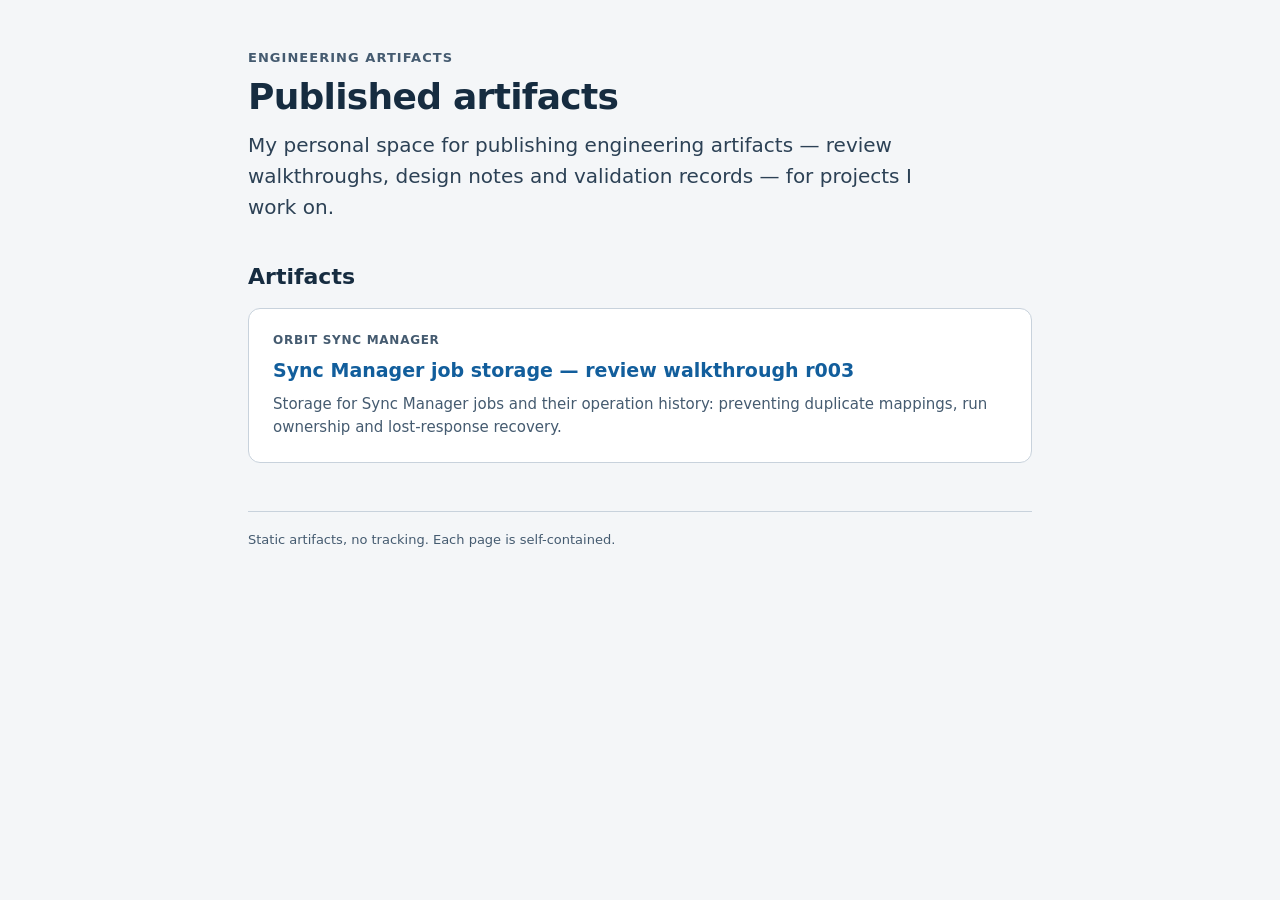
<file: index.html>
<!doctype html>
<html lang="en">
  <head>
    <meta charset="utf-8" />
    <meta name="viewport" content="width=device-width,initial-scale=1" />
    <title>Engineering artifacts</title>
    <link rel="stylesheet" href="styles.css" />
    <style>
      main {
        max-width: 840px;
        margin: auto;
        padding: 48px 28px;
      }
      h1 {
        margin: 0 0 12px;
      }
      .lead {
        max-width: 680px;
        color: #2c4155;
        margin: 0 0 40px;
      }
      .eyebrow {
        margin-bottom: 8px;
      }
      h2 {
        font-size: 22px;
        line-height: 1.25;
        margin: 0 0 18px;
      }
      ul.artifacts {
        list-style: none;
        padding: 0;
        margin: 0;
        display: grid;
        gap: 16px;
      }
      .card {
        border: 1px solid #c8d2dc;
        border-radius: 12px;
        background: white;
        padding: 22px 24px;
        transition:
          border-color 0.15s,
          box-shadow 0.15s;
      }
      .card:hover {
        border-color: #125e9c;
        box-shadow: 0 2px 10px rgba(18, 94, 156, 0.12);
      }
      .card a {
        color: #125e9c;
        text-decoration: none;
        font-size: 19px;
        font-weight: 650;
        text-underline-offset: 3px;
      }
      .card a:hover {
        text-decoration: underline;
        text-decoration-thickness: 2px;
      }
      .card a:focus-visible {
        outline: 3px solid #8b3800;
        outline-offset: 4px;
        border-radius: 2px;
      }
      .card p {
        margin: 8px 0 0;
        font-size: 15px;
        color: #455b70;
      }
      .project {
        font-size: 12px;
        color: #455b70;
        text-transform: uppercase;
        letter-spacing: 0.06em;
        font-weight: 700;
        margin-bottom: 6px;
      }
      footer {
        margin-top: 48px;
        font-size: 13px;
        color: #455b70;
        border-top: 1px solid #c8d2dc;
        padding-top: 18px;
      }
      @media (max-width: 640px) {
        main {
          padding: 32px 16px;
        }
        h1 {
          font-size: 29px;
        }
        .lead {
          font-size: 18px;
        }
      }
    </style>
  </head>
  <body>
    <main>
      <div class="eyebrow">Engineering artifacts</div>
      <h1>Published artifacts</h1>
      <p class="lead">
        My personal space for publishing engineering artifacts &mdash; review walkthroughs, design notes and validation
        records &mdash; for projects I work on.
      </p>

      <h2>Artifacts</h2>
      <ul class="artifacts">
        <li class="card">
          <div class="project">Orbit Sync Manager</div>
          <a href="orbit/sync-manager-job-persistence-foundation/walkthrough-r003.html">Sync Manager job storage &mdash; review walkthrough r003</a>
          <p>
            Storage for Sync Manager jobs and their operation history: preventing duplicate mappings, run ownership and
            lost-response recovery.
          </p>
        </li>
      </ul>

      <footer>Static artifacts, no tracking. Each page is self-contained.</footer>
    </main>
  </body>
</html>
</file>
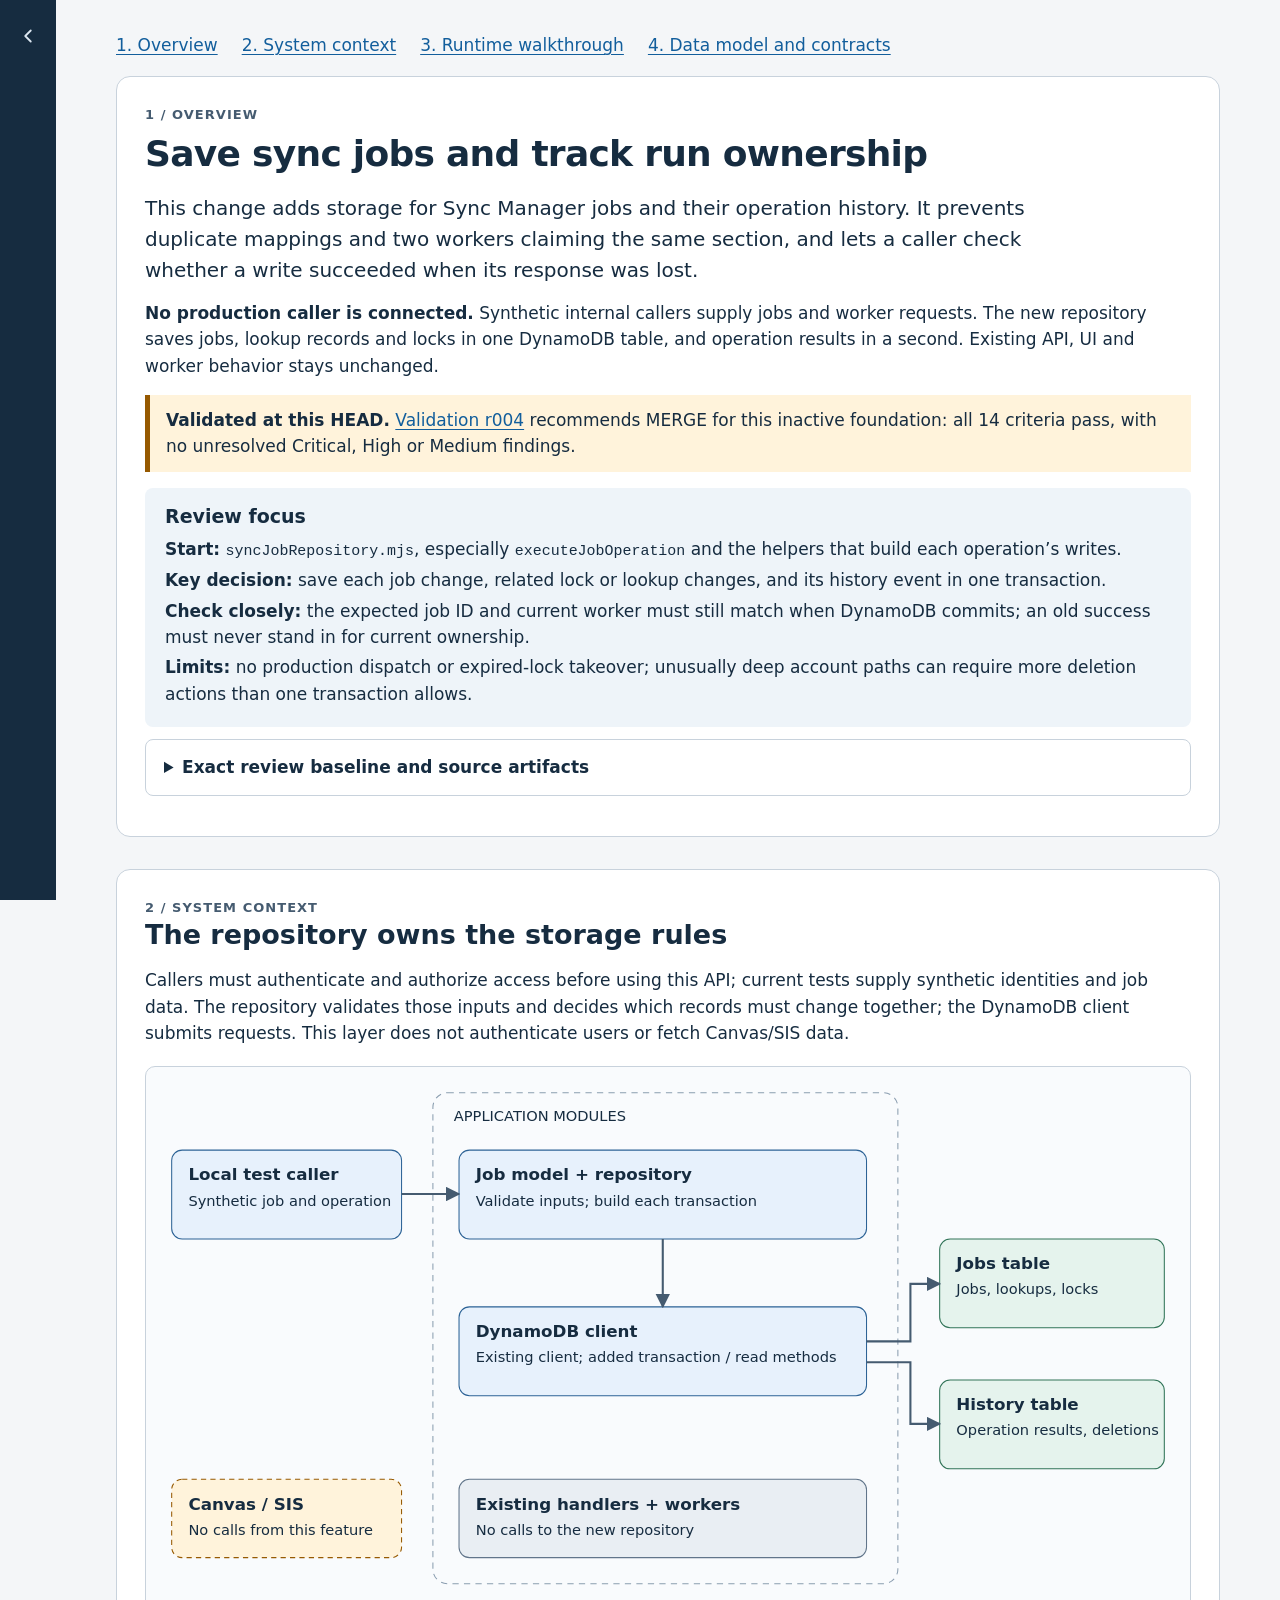
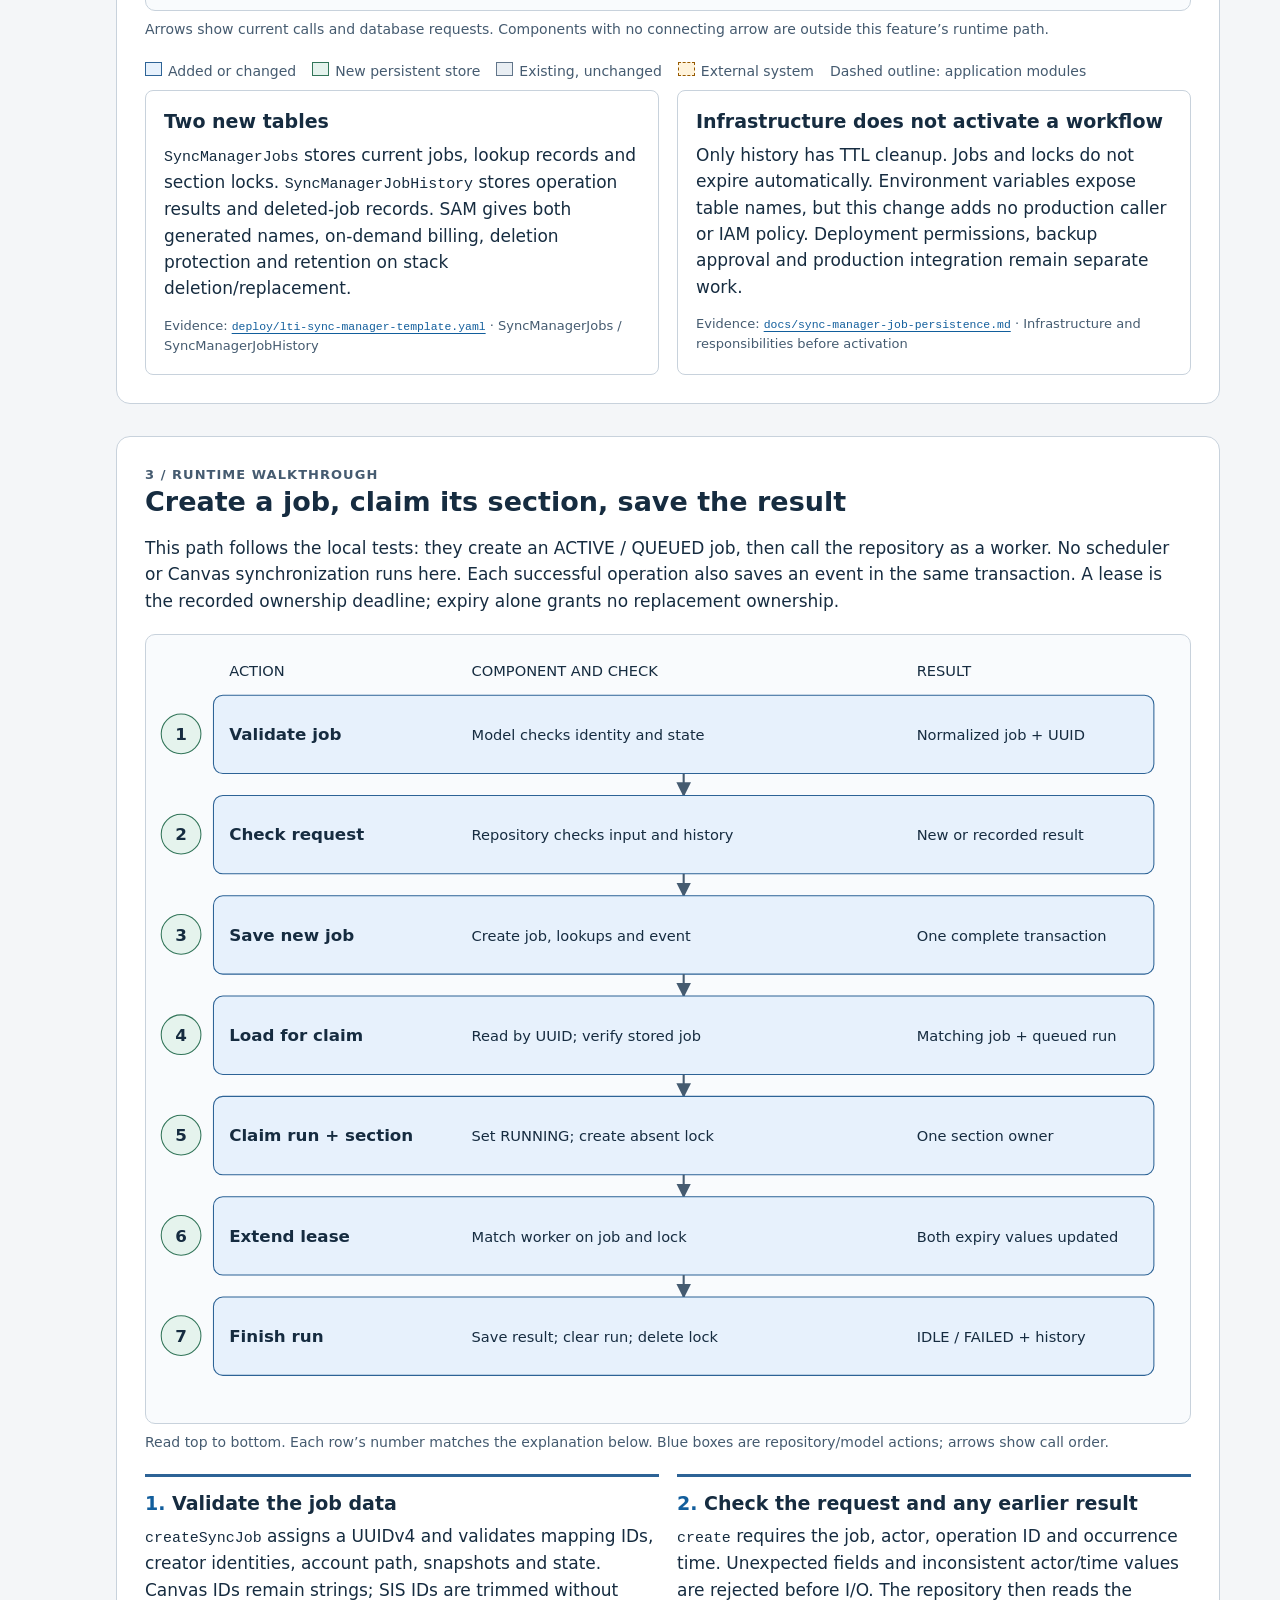
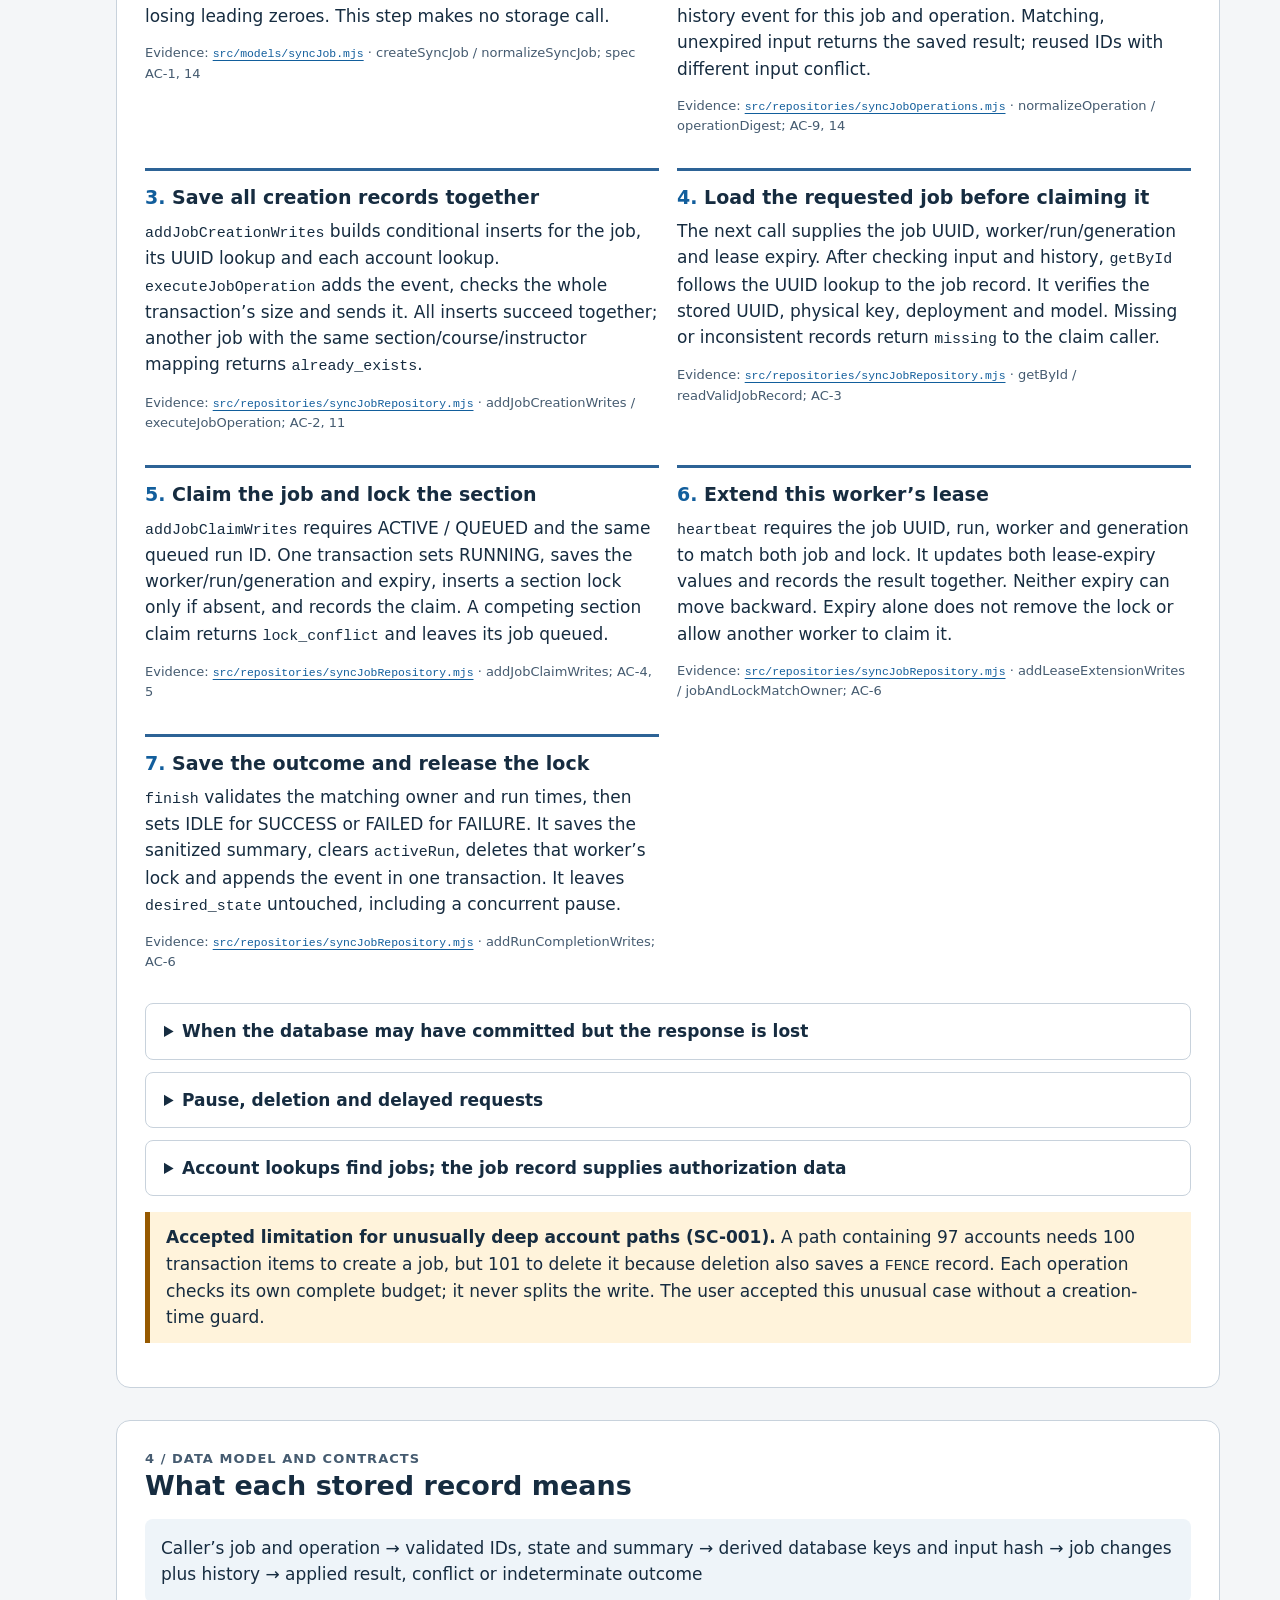
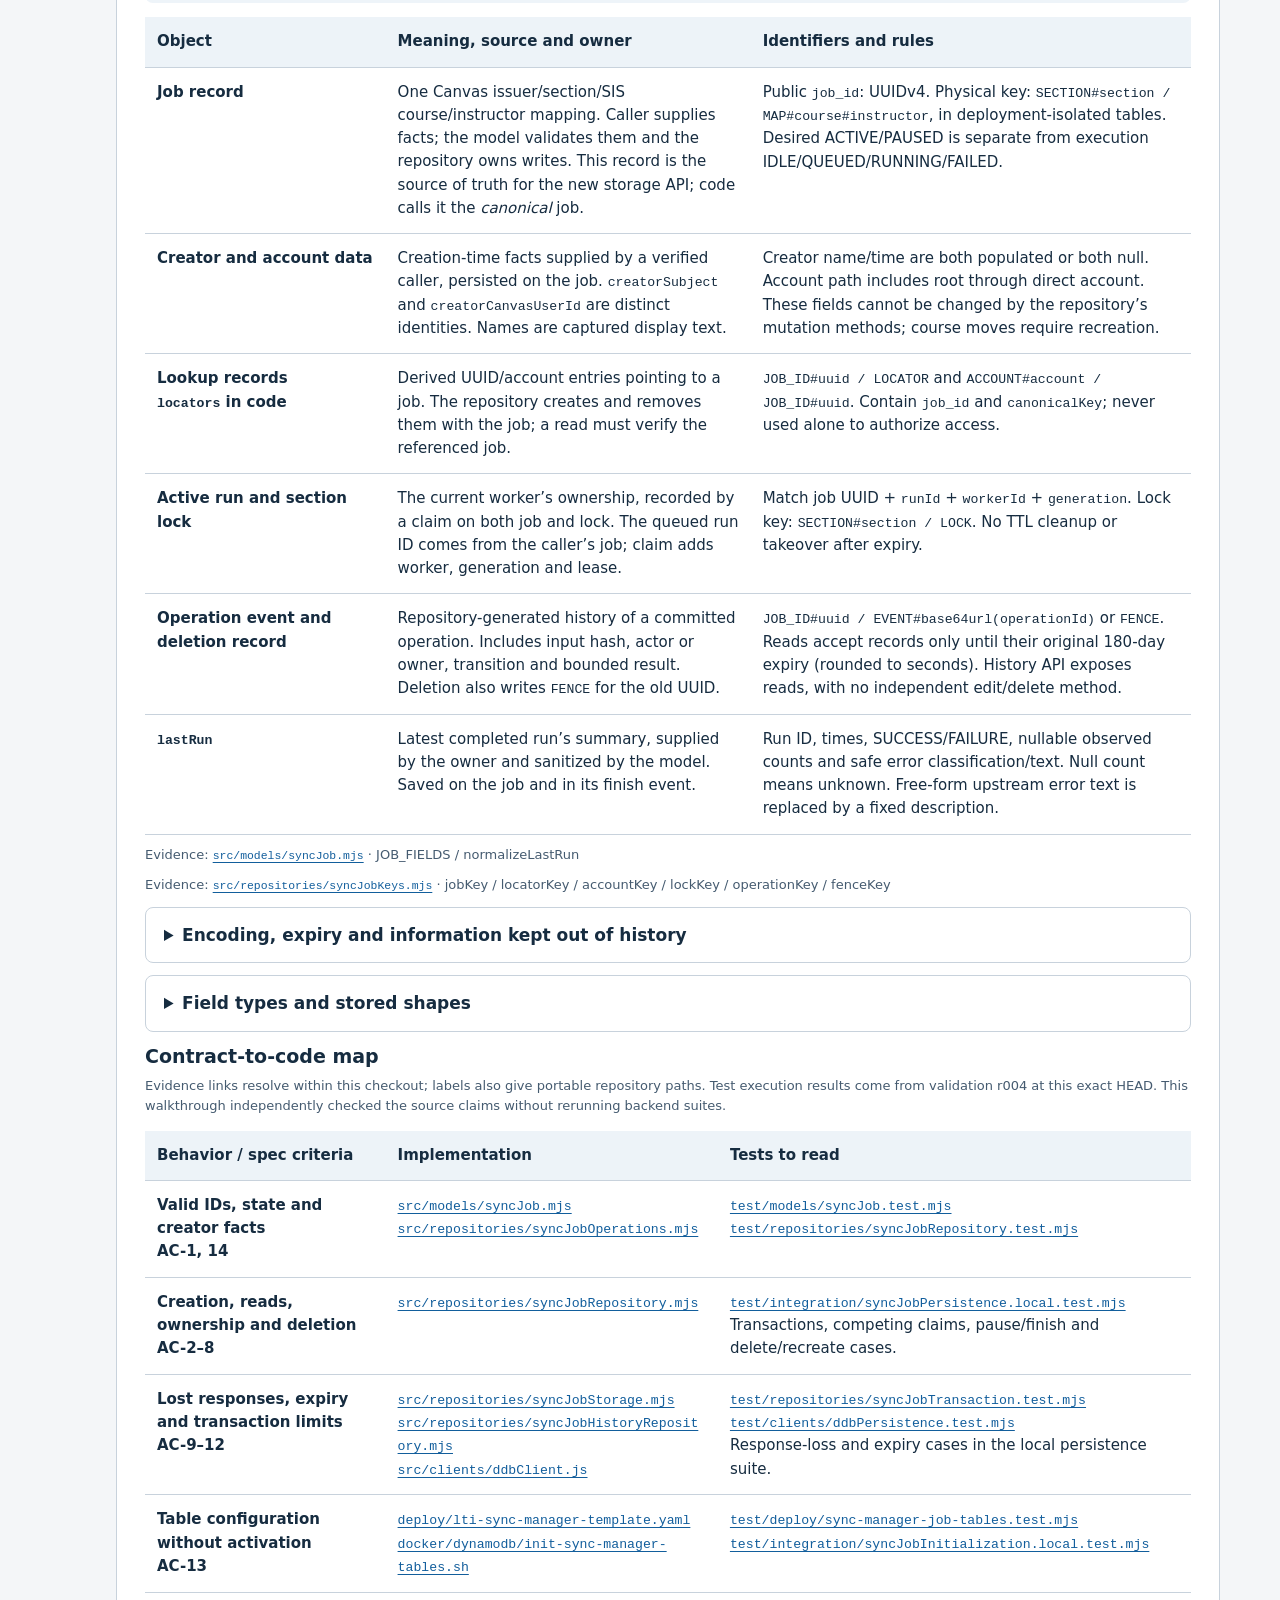
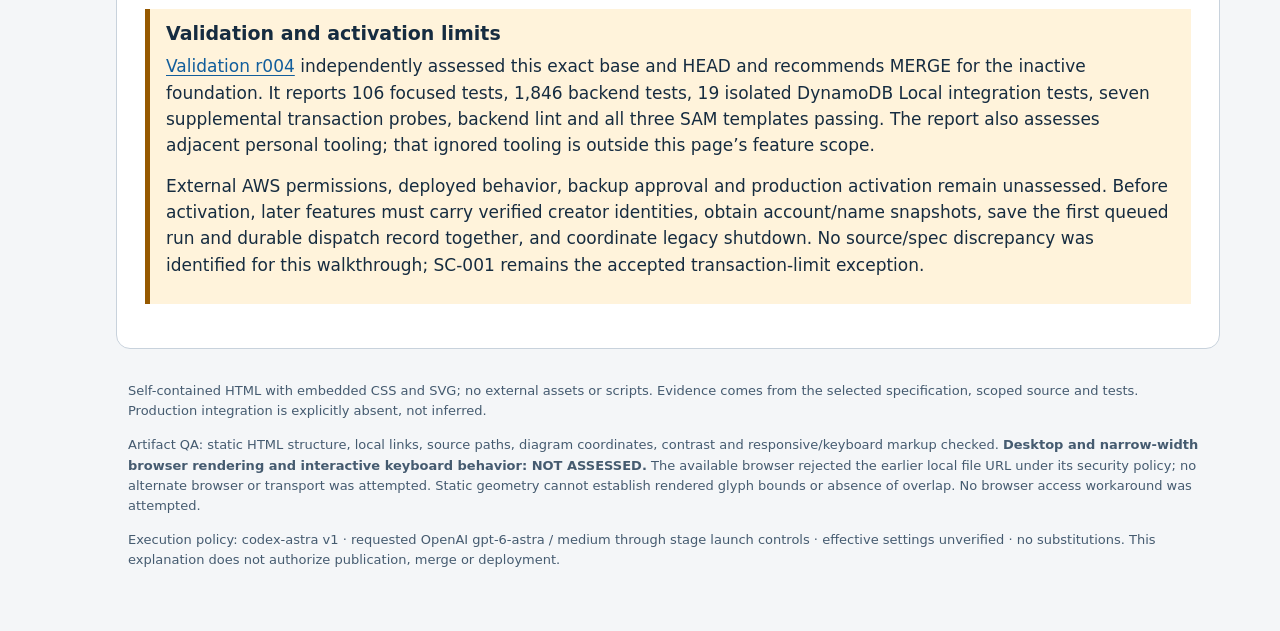
<file: orbit/sync-manager-job-persistence-foundation/walkthrough-r003.html>
<!doctype html>
<html lang="en">
  <head>
    <meta charset="utf-8" />
    <meta name="viewport" content="width=device-width,initial-scale=1" />
    <title>Sync Manager job storage — review walkthrough r003</title>
    <link rel="stylesheet" href="../../styles.css" />
    <style>
      html {
        scroll-behavior: auto;
      }
      main {
        max-width: 1160px;
        margin: auto;
        padding: 32px 28px;
      }
      section {
        margin: 0 0 32px;
        background: white;
        border: 1px solid #c8d2dc;
        border-radius: 14px;
        padding: 28px;
        scroll-margin-top: 20px;
      }
      h1 {
        margin: 8px 0 18px;
      }
      h2 {
        font-size: 27px;
        line-height: 1.25;
        margin: 0 0 16px;
      }
      h3 {
        font-size: 19px;
        line-height: 1.3;
        margin: 0 0 8px;
      }
      p {
        margin: 8px 0 14px;
      }
      a {
        color: #125e9c;
        text-underline-offset: 3px;
      }
      a:hover {
        text-decoration-thickness: 3px;
      }
      a:focus-visible,
      summary:focus-visible,
      .diagram:focus-visible,
      .table-wrap:focus-visible {
        outline: 3px solid #8b3800;
        outline-offset: 4px;
      }
      nav {
        display: flex;
        flex-wrap: wrap;
        gap: 12px 24px;
        margin: 0 0 18px;
      }
      .lead {
        max-width: 950px;
      }
      .notice {
        border-left: 5px solid #965900;
        background: #fff3db;
        padding: 12px 16px;
        margin: 16px 0;
      }
      .focus {
        background: #eef4f9;
        padding: 16px 20px;
        border-radius: 8px;
      }
      .focus p {
        margin: 4px 0;
      }
      .meta {
        font-size: 13px;
        color: #455b70;
      }
      .meta code {
        font-size: 12px;
      }
      .grid {
        display: grid;
        grid-template-columns: 1fr 1fr;
        gap: 18px;
      }
      .card {
        border: 1px solid #c8d2dc;
        border-radius: 8px;
        padding: 18px;
      }
      .evidence {
        display: block;
        font-size: 13px;
        color: #455b70;
        margin-top: 10px;
      }
      code {
        font-family: ui-monospace, SFMono-Regular, Consolas, monospace;
        font-size: 0.88em;
        overflow-wrap: anywhere;
      }
      figure {
        margin: 20px 0;
      }
      .diagram {
        overflow-x: auto;
        border: 1px solid #c8d2dc;
        border-radius: 10px;
        background: #f9fbfd;
        padding: 10px;
      }
      svg {
        display: block;
        width: 100%;
        min-width: 770px;
        height: auto;
      }
      svg text {
        font-family:
          system-ui,
          -apple-system,
          sans-serif;
        fill: #162c40;
        font-size: 16px;
      }
      svg .small {
        font-size: 14px;
      }
      svg .bold {
        font-weight: 700;
      }
      figcaption,
      .legend {
        font-size: 14px;
        color: #455b70;
        margin: 8px 0;
      }
      .legend {
        display: flex;
        gap: 16px;
        flex-wrap: wrap;
      }
      .key:before {
        content: '';
        display: inline-block;
        width: 15px;
        height: 12px;
        margin-right: 6px;
        border: 1px solid #61758a;
        background: #e9eef3;
      }
      .key.new:before {
        background: #e7f1fc;
        border-color: #2d6396;
      }
      .key.store:before {
        background: #e5f3ed;
        border-color: #327559;
      }
      .key.external:before {
        background: #fff3db;
        border-style: dashed;
        border-color: #965900;
      }
      .steps {
        list-style: none;
        counter-reset: steps;
        padding: 0;
        display: grid;
        grid-template-columns: 1fr 1fr;
        gap: 18px;
      }
      .steps li {
        counter-increment: steps;
        border-top: 3px solid #2d6396;
        padding: 14px 0;
      }
      .steps h3:before {
        content: counter(steps) '. ';
        color: #125e9c;
      }
      details {
        border: 1px solid #c8d2dc;
        border-radius: 8px;
        padding: 14px 18px;
        margin: 12px 0;
      }
      summary {
        cursor: pointer;
        font-weight: 700;
      }
      details[open] summary {
        margin-bottom: 14px;
      }
      .table-wrap {
        overflow-x: auto;
      }
      table {
        border-collapse: collapse;
        width: 100%;
        font-size: 15px;
        min-width: 760px;
      }
      th,
      td {
        text-align: left;
        vertical-align: top;
        border-bottom: 1px solid #c8d2dc;
        padding: 13px 12px;
      }
      thead th {
        background: #edf3f8;
      }
      tbody th {
        width: 23%;
      }
      .lineage {
        background: #eef4f9;
        padding: 16px;
        border-radius: 8px;
      }
      footer {
        font-size: 13px;
        color: #455b70;
        padding: 0 12px 28px;
      }
      ul {
        padding-left: 23px;
      }
      .skip {
        position: absolute;
        top: -100px;
        background: white;
        padding: 12px;
      }
      .skip:focus {
        top: 4px;
        left: 4px;
      }
      .sidenav {
        position: fixed;
        top: 0;
        left: 0;
        width: 56px;
        height: 100vh;
        background: #162c40;
        display: flex;
        flex-direction: column;
        align-items: center;
        margin: 0;
        padding: 16px 0;
        z-index: 20;
      }
      .sidenav a {
        position: relative;
        display: flex;
        align-items: center;
        justify-content: center;
        width: 40px;
        height: 40px;
        border-radius: 8px;
        color: #dbe6f0;
        text-decoration: none;
      }
      .sidenav a:hover {
        background: #24405a;
        color: white;
      }
      .sidenav a:focus-visible {
        outline: 3px solid #8b3800;
        outline-offset: 2px;
      }
      .sidenav svg {
        display: block;
        width: 22px;
        height: 22px;
        min-width: 0;
      }
      .sidenav .label {
        position: absolute;
        left: 52px;
        white-space: nowrap;
        background: #162c40;
        color: white;
        font-size: 13px;
        padding: 6px 10px;
        border-radius: 6px;
        opacity: 0;
        pointer-events: none;
        transition: opacity 0.12s;
      }
      .sidenav a:hover .label,
      .sidenav a:focus-visible .label {
        opacity: 1;
      }
      body {
        padding-left: 56px;
      }
      @media (max-width: 700px) {
        main {
          padding: 18px 12px;
        }
        section {
          padding: 20px 16px;
        }
        h1 {
          font-size: 29px;
        }
        h2 {
          font-size: 24px;
        }
        .lead {
          font-size: 18px;
        }
        .grid,
        .steps {
          grid-template-columns: 1fr;
        }
        nav {
          gap: 10px 16px;
        }
        .sidenav {
          width: 100%;
          height: auto;
          flex-direction: row;
          justify-content: flex-start;
          padding: 8px 12px;
        }
        .sidenav a {
          width: auto;
          padding: 0 6px;
        }
        .sidenav svg {
          width: 20px;
          height: 20px;
        }
        .sidenav .label {
          position: static;
          opacity: 1;
          background: none;
          color: #dbe6f0;
          padding: 0 0 0 8px;
        }
        body {
          padding-left: 0;
        }
      }
      @media print {
        body {
          background: white;
          padding-left: 0;
        }
        main {
          max-width: none;
          padding: 0;
        }
        section {
          break-inside: avoid;
          page-break-inside: auto;
        }
        nav,
        .skip,
        .sidenav {
          display: none;
        }
        details {
          break-inside: avoid;
        }
      }
    </style>
  </head>
  <body>
    <nav class="sidenav" aria-label="Site navigation">
      <a href="../../index.html" aria-label="Back to all artifacts"><svg viewBox="0 0 24 24" fill="none" stroke="currentColor" stroke-width="2" stroke-linecap="round" stroke-linejoin="round" aria-hidden="true">
          <path d="M15 18l-6-6 6-6" /></svg><span class="label">All artifacts</span></a>
    </nav>
    <a class="skip" href="#overview">Skip to overview</a>
    <main>
      <nav aria-label="Walkthrough sections">
        <a href="#overview">1. Overview</a><a href="#context">2. System context</a><a href="#runtime">3. Runtime walkthrough</a><a href="#contracts">4. Data model and contracts</a>
      </nav>
      <section id="overview" aria-labelledby="overview-heading">
        <div class="eyebrow">1 / Overview</div>
        <h1 id="overview-heading">Save sync jobs and track run ownership</h1>
        <p class="lead">
          This change adds storage for Sync Manager jobs and their operation history. It prevents duplicate mappings and
          two workers claiming the same section, and lets a caller check whether a write succeeded when its response was
          lost.
        </p>
        <p>
          <strong>No production caller is connected.</strong> Synthetic internal callers supply jobs and worker
          requests. The new repository saves jobs, lookup records and locks in one DynamoDB table, and operation results
          in a second. Existing API, UI and worker behavior stays unchanged.
        </p>
        <div class="notice">
          <strong>Validated at this HEAD.</strong>
          <a href="../validation/validation-r004.md">Validation r004</a> recommends MERGE for this inactive foundation:
          all 14 criteria pass, with no unresolved Critical, High or Medium findings.
        </div>
        <div class="focus">
          <h3>Review focus</h3>
          <p>
            <strong>Start:</strong> <code>syncJobRepository.mjs</code>, especially <code>executeJobOperation</code> and
            the helpers that build each operation’s writes.
          </p>
          <p>
            <strong>Key decision:</strong> save each job change, related lock or lookup changes, and its history event
            in one transaction.
          </p>
          <p>
            <strong>Check closely:</strong> the expected job ID and current worker must still match when DynamoDB
            commits; an old success must never stand in for current ownership.
          </p>
          <p>
            <strong>Limits:</strong> no production dispatch or expired-lock takeover; unusually deep account paths can
            require more deletion actions than one transaction allows.
          </p>
        </div>
        <details>
          <summary>Exact review baseline and source artifacts</summary>
          <p class="meta">
            <strong>Scope:</strong> full feature; no parent slices.<br /><strong>BASE_REF:</strong>
            <code>d268d46f280cad1e3c72d91710f0715aad448614</code><br /><strong>HEAD_REF:</strong>
            <code>688cba8c1a15430df081d29bf8e51b1354ecb012</code><br /><strong>HEAD tree:</strong>
            <code>2defd126bb9c36b8cdbaefd891c8d96a2181274a</code><br /><strong>Generated:</strong>
            2026-09-18T01:47:40+00:00 · approved <a href="../specification/spec-r002.md">spec r002</a> ·
            <a href="../run.md">run index</a>
          </p>
        </details>
      </section>
      <section id="context" aria-labelledby="context-heading">
        <div class="eyebrow">2 / System context</div>
        <h2 id="context-heading">The repository owns the storage rules</h2>
        <p>
          Callers must authenticate and authorize access before using this API; current tests supply synthetic
          identities and job data. The repository validates those inputs and decides which records must change together;
          the DynamoDB client submits requests. This layer does not authenticate users or fetch Canvas/SIS data.
        </p>
        <figure>
          <div class="diagram" tabindex="0" role="region" aria-label="System diagram; scroll horizontally on narrow screens">
            <svg viewBox="0 0 980 500" role="img" aria-labelledby="context-title context-desc">
              <title id="context-title">New storage modules and their current callers</title>
              <desc id="context-desc">
                Local tests call the new job model and repository. The repository uses the existing DynamoDB client with
                added methods to read and write two new tables. Existing application handlers and workers are not
                connected to this repository; Canvas and SIS are not called.
              </desc>
              <defs>
                <marker id="context-arrow" viewBox="0 0 10 10" refX="9" refY="5" markerWidth="7" markerHeight="7" orient="auto">
                  <path d="M0 0 L10 5 L0 10z" fill="#455b70" />
                </marker>
              </defs>
              <rect x="265" y="15" width="445" height="470" rx="14" fill="none" stroke="#8b9eb0" stroke-dasharray="6 5"/>
              <text x="285" y="42" class="small">APPLICATION MODULES</text>
              <rect x="15" y="70" width="220" height="85" rx="10" fill="#e7f1fc" stroke="#2d6396" />
              <text x="31" y="99" class="bold">Local test caller</text>
              <text x="31" y="123" class="small">Synthetic job and operation</text>
              <rect x="290" y="70" width="390" height="85" rx="10" fill="#e7f1fc" stroke="#2d6396" />
              <text x="306" y="99" class="bold">Job model + repository</text>
              <text x="306" y="123" class="small">Validate inputs; build each transaction</text>
              <rect x="290" y="220" width="390" height="85" rx="10" fill="#e7f1fc" stroke="#2d6396" />
              <text x="306" y="249" class="bold">DynamoDB client</text>
              <text x="306" y="273" class="small">Existing client; added transaction / read methods</text>
              <rect x="750" y="155" width="215" height="85" rx="10" fill="#e5f3ed" stroke="#327559" />
              <text x="766" y="184" class="bold">Jobs table</text>
              <text x="766" y="208" class="small">Jobs, lookups, locks</text>
              <rect x="750" y="290" width="215" height="85" rx="10" fill="#e5f3ed" stroke="#327559" />
              <text x="766" y="319" class="bold">History table</text>
              <text x="766" y="343" class="small">Operation results, deletions</text>
              <rect x="290" y="385" width="390" height="75" rx="10" fill="#e9eef3" stroke="#61758a" />
              <text x="306" y="414" class="bold">Existing handlers + workers</text>
              <text x="306" y="438" class="small">No calls to the new repository</text>
              <rect x="15" y="385" width="220" height="75" rx="10" fill="#fff3db" stroke="#965900" stroke-dasharray="5 4"/>
              <text x="31" y="414" class="bold">Canvas / SIS</text>
              <text x="31" y="438" class="small">No calls from this feature</text>
              <path d="M235 112 H290" fill="none" stroke="#455b70" stroke-width="2" marker-end="url(#context-arrow)" />
              <path d="M485 155 V220" fill="none" stroke="#455b70" stroke-width="2" marker-end="url(#context-arrow)" />
              <path d="M680 253 H722 V198 H750" fill="none" stroke="#455b70" stroke-width="2" marker-end="url(#context-arrow)"/>
              <path d="M680 273 H722 V332 H750" fill="none" stroke="#455b70" stroke-width="2" marker-end="url(#context-arrow)"/>
            </svg>
          </div>
          <figcaption>
            Arrows show current calls and database requests. Components with no connecting arrow are outside this
            feature’s runtime path.
          </figcaption>
        </figure>
        <div class="legend" aria-label="Diagram legend">
          <span class="key new">Added or changed</span><span class="key store">New persistent store</span><span class="key">Existing, unchanged</span><span class="key external">External system</span><span>Dashed outline: application modules</span>
        </div>
        <div class="grid">
          <div class="card">
            <h3>Two new tables</h3>
            <p>
              <code>SyncManagerJobs</code> stores current jobs, lookup records and section locks.
              <code>SyncManagerJobHistory</code> stores operation results and deleted-job records. SAM gives both
              generated names, on-demand billing, deletion protection and retention on stack deletion/replacement.
            </p>
            <span class="evidence">Evidence:
              <a href="../../../../../deploy/lti-sync-manager-template.yaml"><code>deploy/lti-sync-manager-template.yaml</code></a>
              · SyncManagerJobs / SyncManagerJobHistory</span>
          </div>
          <div class="card">
            <h3>Infrastructure does not activate a workflow</h3>
            <p>
              Only history has TTL cleanup. Jobs and locks do not expire automatically. Environment variables expose
              table names, but this change adds no production caller or IAM policy. Deployment permissions, backup
              approval and production integration remain separate work.
            </p>
            <span class="evidence">Evidence:
              <a href="https://github.com/ucsf-education/canvas/tree/feature/CES-164/persistence-foundation/docs/sync-manager-job-persistence.md" target="_blank" rel="noopener noreferrer"><code>docs/sync-manager-job-persistence.md</code></a>
              · Infrastructure and responsibilities before activation</span>
          </div>
        </div>
      </section>
      <section id="runtime" aria-labelledby="runtime-heading">
        <div class="eyebrow">3 / Runtime walkthrough</div>
        <h2 id="runtime-heading">Create a job, claim its section, save the result</h2>
        <p>
          This path follows the local tests: they create an ACTIVE / QUEUED job, then call the repository as a worker.
          No scheduler or Canvas synchronization runs here. Each successful operation also saves an event in the same
          transaction. A lease is the recorded ownership deadline; expiry alone grants no replacement ownership.
        </p>
        <figure>
          <div class="diagram" tabindex="0" role="region" aria-label="Numbered runtime diagram; scroll horizontally on narrow screens">
            <svg viewBox="0 0 980 735" role="img" aria-labelledby="runtime-title runtime-desc">
              <title id="runtime-title">A local test creates, claims and completes a sync job</title>
              <desc id="runtime-desc">
                Seven steps show input validation, replay checks, creation, verified lookup, claiming a section,
                extending ownership and completion. Writes update the job and related records together with an operation
                event. The text below explains each step and the failure paths.
              </desc>
              <defs>
                <marker id="runtime-arrow" viewBox="0 0 10 10" refX="9" refY="5" markerWidth="7" markerHeight="7" orient="auto">
                  <path d="M0 0 L10 5 L0 10z" fill="#455b70" />
                </marker>
              </defs>
              <text x="70" y="30" class="small">ACTION</text>
              <text x="302" y="30" class="small">COMPONENT AND CHECK</text>
              <text x="728" y="30" class="small">RESULT</text>
              <rect x="55" y="48" width="900" height="75" rx="9" fill="#e7f1fc" stroke="#2d6396" />
              <circle cx="24" cy="85" r="19" fill="#e5f3ed" stroke="#327559" />
              <text x="24" y="91" text-anchor="middle" class="bold">1</text>
              <text x="70" y="91" class="bold">Validate job</text>
              <text x="302" y="91" class="small">Model checks identity and state</text>
              <text x="728" y="91" class="small">Normalized job + UUID</text>
              <path d="M505 123 V144" fill="none" stroke="#455b70" stroke-width="2" marker-end="url(#runtime-arrow)" />
              <rect x="55" y="144" width="900" height="75" rx="9" fill="#e7f1fc" stroke="#2d6396" />
              <circle cx="24" cy="181" r="19" fill="#e5f3ed" stroke="#327559" />
              <text x="24" y="187" text-anchor="middle" class="bold">2</text>
              <text x="70" y="187" class="bold">Check request</text>
              <text x="302" y="187" class="small">Repository checks input and history</text>
              <text x="728" y="187" class="small">New or recorded result</text>
              <path d="M505 219 V240" fill="none" stroke="#455b70" stroke-width="2" marker-end="url(#runtime-arrow)" />
              <rect x="55" y="240" width="900" height="75" rx="9" fill="#e7f1fc" stroke="#2d6396" />
              <circle cx="24" cy="277" r="19" fill="#e5f3ed" stroke="#327559" />
              <text x="24" y="283" text-anchor="middle" class="bold">3</text>
              <text x="70" y="283" class="bold">Save new job</text>
              <text x="302" y="283" class="small">Create job, lookups and event</text>
              <text x="728" y="283" class="small">One complete transaction</text>
              <path d="M505 315 V336" fill="none" stroke="#455b70" stroke-width="2" marker-end="url(#runtime-arrow)" />
              <rect x="55" y="336" width="900" height="75" rx="9" fill="#e7f1fc" stroke="#2d6396" />
              <circle cx="24" cy="373" r="19" fill="#e5f3ed" stroke="#327559" />
              <text x="24" y="379" text-anchor="middle" class="bold">4</text>
              <text x="70" y="379" class="bold">Load for claim</text>
              <text x="302" y="379" class="small">Read by UUID; verify stored job</text>
              <text x="728" y="379" class="small">Matching job + queued run</text>
              <path d="M505 411 V432" fill="none" stroke="#455b70" stroke-width="2" marker-end="url(#runtime-arrow)" />
              <rect x="55" y="432" width="900" height="75" rx="9" fill="#e7f1fc" stroke="#2d6396" />
              <circle cx="24" cy="469" r="19" fill="#e5f3ed" stroke="#327559" />
              <text x="24" y="475" text-anchor="middle" class="bold">5</text>
              <text x="70" y="475" class="bold">Claim run + section</text>
              <text x="302" y="475" class="small">Set RUNNING; create absent lock</text>
              <text x="728" y="475" class="small">One section owner</text>
              <path d="M505 507 V528" fill="none" stroke="#455b70" stroke-width="2" marker-end="url(#runtime-arrow)" />
              <rect x="55" y="528" width="900" height="75" rx="9" fill="#e7f1fc" stroke="#2d6396" />
              <circle cx="24" cy="565" r="19" fill="#e5f3ed" stroke="#327559" />
              <text x="24" y="571" text-anchor="middle" class="bold">6</text>
              <text x="70" y="571" class="bold">Extend lease</text>
              <text x="302" y="571" class="small">Match worker on job and lock</text>
              <text x="728" y="571" class="small">Both expiry values updated</text>
              <path d="M505 603 V624" fill="none" stroke="#455b70" stroke-width="2" marker-end="url(#runtime-arrow)" />
              <rect x="55" y="624" width="900" height="75" rx="9" fill="#e7f1fc" stroke="#2d6396" />
              <circle cx="24" cy="661" r="19" fill="#e5f3ed" stroke="#327559" />
              <text x="24" y="667" text-anchor="middle" class="bold">7</text>
              <text x="70" y="667" class="bold">Finish run</text>
              <text x="302" y="667" class="small">Save result; clear run; delete lock</text>
              <text x="728" y="667" class="small">IDLE / FAILED + history</text>
            </svg>
          </div>
          <figcaption>
            Read top to bottom. Each row’s number matches the explanation below. Blue boxes are repository/model
            actions; arrows show call order.
          </figcaption>
        </figure>
        <ol class="steps">
          <li>
            <h3>Validate the job data</h3>
            <p>
              <code>createSyncJob</code> assigns a UUIDv4 and validates mapping IDs, creator identities, account path,
              snapshots and state. Canvas IDs remain strings; SIS IDs are trimmed without losing leading zeroes. This
              step makes no storage call.
            </p>
            <span class="evidence">Evidence:
              <a href="https://github.com/ucsf-education/canvas/tree/feature/CES-164/persistence-foundation/src/models/syncJob.mjs" target="_blank" rel="noopener noreferrer"><code>src/models/syncJob.mjs</code></a>
              · createSyncJob / normalizeSyncJob; spec AC-1, 14</span>
          </li>
          <li>
            <h3>Check the request and any earlier result</h3>
            <p>
              <code>create</code> requires the job, actor, operation ID and occurrence time. Unexpected fields and
              inconsistent actor/time values are rejected before I/O. The repository then reads the history event for
              this job and operation. Matching, unexpired input returns the saved result; reused IDs with different
              input conflict.
            </p>
            <span class="evidence">Evidence:
              <a href="https://github.com/ucsf-education/canvas/tree/feature/CES-164/persistence-foundation/src/repositories/syncJobOperations.mjs" target="_blank" rel="noopener noreferrer"><code>src/repositories/syncJobOperations.mjs</code></a>
              · normalizeOperation / operationDigest; AC-9, 14</span>
          </li>
          <li>
            <h3>Save all creation records together</h3>
            <p>
              <code>addJobCreationWrites</code> builds conditional inserts for the job, its UUID lookup and each account
              lookup. <code>executeJobOperation</code> adds the event, checks the whole transaction’s size and sends it.
              All inserts succeed together; another job with the same section/course/instructor mapping returns
              <code>already_exists</code>.
            </p>
            <span class="evidence">Evidence:
              <a href="https://github.com/ucsf-education/canvas/tree/feature/CES-164/persistence-foundation/src/repositories/syncJobRepository.mjs" target="_blank" rel="noopener noreferrer"><code>src/repositories/syncJobRepository.mjs</code></a>
              · addJobCreationWrites / executeJobOperation; AC-2, 11</span>
          </li>
          <li>
            <h3>Load the requested job before claiming it</h3>
            <p>
              The next call supplies the job UUID, worker/run/generation and lease expiry. After checking input and
              history, <code>getById</code> follows the UUID lookup to the job record. It verifies the stored UUID,
              physical key, deployment and model. Missing or inconsistent records return <code>missing</code> to the
              claim caller.
            </p>
            <span class="evidence">Evidence:
              <a href="https://github.com/ucsf-education/canvas/tree/feature/CES-164/persistence-foundation/src/repositories/syncJobRepository.mjs" target="_blank" rel="noopener noreferrer"><code>src/repositories/syncJobRepository.mjs</code></a>
              · getById / readValidJobRecord; AC-3</span>
          </li>
          <li>
            <h3>Claim the job and lock the section</h3>
            <p>
              <code>addJobClaimWrites</code> requires ACTIVE / QUEUED and the same queued run ID. One transaction sets
              RUNNING, saves the worker/run/generation and expiry, inserts a section lock only if absent, and records
              the claim. A competing section claim returns <code>lock_conflict</code> and leaves its job queued.
            </p>
            <span class="evidence">Evidence:
              <a href="https://github.com/ucsf-education/canvas/tree/feature/CES-164/persistence-foundation/src/repositories/syncJobRepository.mjs" target="_blank" rel="noopener noreferrer"><code>src/repositories/syncJobRepository.mjs</code></a>
              · addJobClaimWrites; AC-4, 5</span>
          </li>
          <li>
            <h3>Extend this worker’s lease</h3>
            <p>
              <code>heartbeat</code> requires the job UUID, run, worker and generation to match both job and lock. It
              updates both lease-expiry values and records the result together. Neither expiry can move backward. Expiry
              alone does not remove the lock or allow another worker to claim it.
            </p>
            <span class="evidence">Evidence:
              <a href="https://github.com/ucsf-education/canvas/tree/feature/CES-164/persistence-foundation/src/repositories/syncJobRepository.mjs" target="_blank" rel="noopener noreferrer"><code>src/repositories/syncJobRepository.mjs</code></a>
              · addLeaseExtensionWrites / jobAndLockMatchOwner; AC-6</span>
          </li>
          <li>
            <h3>Save the outcome and release the lock</h3>
            <p>
              <code>finish</code> validates the matching owner and run times, then sets IDLE for SUCCESS or FAILED for
              FAILURE. It saves the sanitized summary, clears <code>activeRun</code>, deletes that worker’s lock and
              appends the event in one transaction. It leaves <code>desired_state</code> untouched, including a
              concurrent pause.
            </p>
            <span class="evidence">Evidence:
              <a href="https://github.com/ucsf-education/canvas/tree/feature/CES-164/persistence-foundation/src/repositories/syncJobRepository.mjs" target="_blank" rel="noopener noreferrer"><code>src/repositories/syncJobRepository.mjs</code></a>
              · addRunCompletionWrites; AC-6</span>
          </li>
        </ol>
        <details>
          <summary>When the database may have committed but the response is lost</summary>
          <p>
            The client disables automatic SDK transaction retries. For an uncertain result, the repository reads the
            exact operation event instead of resending the write. A matching unexpired event returns
            <code>status: 'applied', recovered: true</code>. Missing, expired or unreadable history returns
            <code>indeterminate</code>: the caller still cannot tell whether the write committed.
          </p>
          <p>
            <code>checkOperationOutcome(type, input)</code> checks again without writing. The caller keeps the original
            operation ID, input and timestamps. Use operation type <code>desired</code> when checking a
            <code>changeDesiredState</code> result. Confirmed contention/capacity failures use bounded retries;
            business-condition failures and invalid requests are handled separately.
          </p>
          <p>
            For a recovered claim, <code>ownershipCurrent</code> is true only if the current job and section lock still
            match that worker. A previously successful claim alone does not allow a worker to start external work.
          </p>
          <span class="evidence">Evidence:
            <a href="https://github.com/ucsf-education/canvas/tree/feature/CES-164/persistence-foundation/src/repositories/syncJobRepository.mjs" target="_blank" rel="noopener noreferrer"><code>src/repositories/syncJobRepository.mjs</code></a>
            · checkOperationOutcome / checkRecordedOperationResult / executeJobOperation</span><span class="evidence">Evidence:
            <a href="https://github.com/ucsf-education/canvas/tree/feature/CES-164/persistence-foundation/src/clients/ddbClient.js" target="_blank" rel="noopener noreferrer"><code>src/clients/ddbClient.js</code></a>
            · transactWrite</span><span class="evidence">Evidence:
            <a href="https://github.com/ucsf-education/canvas/tree/feature/CES-164/persistence-foundation/src/utils/errorClassifier.js" target="_blank" rel="noopener noreferrer"><code>src/utils/errorClassifier.js</code></a>
            · classifyDynamoDbTransactionError; AC-9, 12</span>
        </details>
        <details>
          <summary>Pause, deletion and delayed requests</summary>
          <p>
            <strong>Pause first:</strong> a later claim fails. <strong>Claim first:</strong> pause changes desired state
            while the worker remains RUNNING and may still finish. Conditions are checked at commit, so a stale
            preliminary read cannot overwrite another operation’s fields.
          </p>
          <p>
            <strong>Delete:</strong> a nonrunning job can be removed together with every lookup record. The same
            transaction saves a deletion event and a deleted-job record, called <code>FENCE</code> in storage. Running
            jobs cannot be deleted.
          </p>
          <p>
            A recreated mapping receives a new UUID. Every mutation checks the requested UUID; delayed requests for the
            deleted job cannot modify its replacement, even after deletion history expires. There is no lock takeover or
            recovery worker in this change.
          </p>
          <span class="evidence">Evidence:
            <a href="https://github.com/ucsf-education/canvas/tree/feature/CES-164/persistence-foundation/src/repositories/syncJobRepository.mjs" target="_blank" rel="noopener noreferrer"><code>src/repositories/syncJobRepository.mjs</code></a>
            · addDesiredStateWrite / addJobDeletionWrites; AC-4–8</span>
        </details>
        <details>
          <summary>Account lookups find jobs; the job record supplies authorization data</summary>
          <p>
            <code>listJobLocatorsForAccount</code> returns lookup records and a continuation key.
            <code>loadJobsFromLocators</code> batch-loads the matching jobs with consistent reads, checks their UUID,
            key and deployment, and excludes missing or inconsistent jobs. Unprocessed keys are retried; exhausted
            retries throw <code>INCOMPLETE_READ</code>.
          </p>
          <p>
            <code>authorizationResource(job)</code> selects only the issuer, root account and inclusive account path for
            the existing authorization policy. Lookup records and display names never grant access. The existing list
            endpoint is not switched to these methods.
          </p>
          <span class="evidence">Evidence:
            <a href="https://github.com/ucsf-education/canvas/tree/feature/CES-164/persistence-foundation/src/repositories/syncJobRepository.mjs" target="_blank" rel="noopener noreferrer"><code>src/repositories/syncJobRepository.mjs</code></a>
            · listJobLocatorsForAccount / loadJobsFromLocators</span><span class="evidence">Evidence:
            <a href="https://github.com/ucsf-education/canvas/tree/feature/CES-164/persistence-foundation/src/repositories/syncJobStorage.mjs" target="_blank" rel="noopener noreferrer"><code>src/repositories/syncJobStorage.mjs</code></a>
            · readBatch; AC-3, 12</span>
        </details>
        <div class="notice">
          <strong>Accepted limitation for unusually deep account paths (SC-001).</strong> A path containing 97 accounts
          needs 100 transaction items to create a job, but 101 to delete it because deletion also saves a
          <code>FENCE</code> record. Each operation checks its own complete budget; it never splits the write. The user
          accepted this unusual case without a creation-time guard.
        </div>
      </section>
      <section id="contracts" aria-labelledby="contracts-heading">
        <div class="eyebrow">4 / Data model and contracts</div>
        <h2 id="contracts-heading">What each stored record means</h2>
        <p class="lineage">
          Caller’s job and operation → validated IDs, state and summary → derived database keys and input hash → job
          changes plus history → applied result, conflict or indeterminate outcome
        </p>
        <div class="table-wrap" tabindex="0" role="region" aria-label="Data objects; scroll horizontally on narrow screens">
          <table>
            <thead>
              <tr>
                <th scope="col">Object</th>
                <th scope="col">Meaning, source and owner</th>
                <th scope="col">Identifiers and rules</th>
              </tr>
            </thead>
            <tbody>
              <tr>
                <th scope="row">Job record</th>
                <td>
                  One Canvas issuer/section/SIS course/instructor mapping. Caller supplies facts; the model validates
                  them and the repository owns writes. This record is the source of truth for the new storage API; code
                  calls it the <em>canonical</em> job.
                </td>
                <td>
                  Public <code>job_id</code>: UUIDv4. Physical key:
                  <code>SECTION#section / MAP#course#instructor</code>, in deployment-isolated tables. Desired
                  ACTIVE/PAUSED is separate from execution IDLE/QUEUED/RUNNING/FAILED.
                </td>
              </tr>
              <tr>
                <th scope="row">Creator and account data</th>
                <td>
                  Creation-time facts supplied by a verified caller, persisted on the job.
                  <code>creatorSubject</code> and <code>creatorCanvasUserId</code> are distinct identities. Names are
                  captured display text.
                </td>
                <td>
                  Creator name/time are both populated or both null. Account path includes root through direct account.
                  These fields cannot be changed by the repository’s mutation methods; course moves require recreation.
                </td>
              </tr>
              <tr>
                <th scope="row">Lookup records<br /><code>locators</code> in code</th>
                <td>
                  Derived UUID/account entries pointing to a job. The repository creates and removes them with the job;
                  a read must verify the referenced job.
                </td>
                <td>
                  <code>JOB_ID#uuid / LOCATOR</code> and <code>ACCOUNT#account / JOB_ID#uuid</code>. Contain
                  <code>job_id</code> and <code>canonicalKey</code>; never used alone to authorize access.
                </td>
              </tr>
              <tr>
                <th scope="row">Active run and section lock</th>
                <td>
                  The current worker’s ownership, recorded by a claim on both job and lock. The queued run ID comes from
                  the caller’s job; claim adds worker, generation and lease.
                </td>
                <td>
                  Match job UUID + <code>runId</code> + <code>workerId</code> + <code>generation</code>. Lock key:
                  <code>SECTION#section / LOCK</code>. No TTL cleanup or takeover after expiry.
                </td>
              </tr>
              <tr>
                <th scope="row">Operation event and deletion record</th>
                <td>
                  Repository-generated history of a committed operation. Includes input hash, actor or owner, transition
                  and bounded result. Deletion also writes <code>FENCE</code> for the old UUID.
                </td>
                <td>
                  <code>JOB_ID#uuid / EVENT#base64url(operationId)</code> or <code>FENCE</code>. Reads accept records
                  only until their original 180-day expiry (rounded to seconds). History API exposes reads, with no
                  independent edit/delete method.
                </td>
              </tr>
              <tr>
                <th scope="row"><code>lastRun</code></th>
                <td>
                  Latest completed run’s summary, supplied by the owner and sanitized by the model. Saved on the job and
                  in its finish event.
                </td>
                <td>
                  Run ID, times, SUCCESS/FAILURE, nullable observed counts and safe error classification/text. Null
                  count means unknown. Free-form upstream error text is replaced by a fixed description.
                </td>
              </tr>
            </tbody>
          </table>
        </div>
        <span class="evidence">Evidence:
          <a href="https://github.com/ucsf-education/canvas/tree/feature/CES-164/persistence-foundation/src/models/syncJob.mjs" target="_blank" rel="noopener noreferrer"><code>src/models/syncJob.mjs</code></a>
          · JOB_FIELDS / normalizeLastRun</span><span class="evidence">Evidence:
          <a href="https://github.com/ucsf-education/canvas/tree/feature/CES-164/persistence-foundation/src/repositories/syncJobKeys.mjs" target="_blank" rel="noopener noreferrer"><code>src/repositories/syncJobKeys.mjs</code></a>
          · jobKey / locatorKey / accountKey / lockKey / operationKey / fenceKey</span>
        <details>
          <summary>Encoding, expiry and information kept out of history</summary>
          <p>
            Canvas IDs stay positive decimal strings, including values too large for safe JavaScript integers. SIS IDs
            lose surrounding whitespace but retain leading zeroes. <code>operationId</code> is a caller-supplied string
            used as-is, then reversibly encoded as UTF-8/base64url for the key. Events sort by that encoded ID, not by
            occurrence time.
          </p>
          <p>
            A SHA-256 hash of normalized operation input and type detects changed-input reuse, including changed
            timestamps. Application times are integer Unix milliseconds; <code>expires_at</code> is the original
            occurrence time plus 180 days, rounded up to seconds. Reads ignore expired records even before DynamoDB
            physically removes them. A retry does not extend retention.
          </p>
          <p>
            History excludes full job/mapping, creator-name and account/display snapshots. It retains actor or worker
            identities for internal use; it is not anonymous telemetry. It excludes raw upstream error payloads.
          </p>
          <span class="evidence">Evidence:
            <a href="https://github.com/ucsf-education/canvas/tree/feature/CES-164/persistence-foundation/src/repositories/syncJobOperations.mjs" target="_blank" rel="noopener noreferrer"><code>src/repositories/syncJobOperations.mjs</code></a>
            · operationDigest / createOperationEvent</span><span class="evidence">Evidence:
            <a href="https://github.com/ucsf-education/canvas/tree/feature/CES-164/persistence-foundation/src/repositories/syncJobHistoryRepository.mjs" target="_blank" rel="noopener noreferrer"><code>src/repositories/syncJobHistoryRepository.mjs</code></a>
            · getOperation / getFence / query; AC-9, 10</span>
        </details>
        <details>
          <summary>Field types and stored shapes</summary>
          <p>
            <strong>All jobs:</strong> string UUID <code>job_id</code>; string mapping/deployment IDs; string creator
            subject and Canvas user ID; inclusive string account path; integer millisecond capture/creation times;
            creator/display snapshots; desired and execution states; nullable <code>activeRun</code> and
            <code>lastRun</code>. Fields are closed: extra or missing fields fail validation. State is supplied by the
            caller, not silently defaulted.
          </p>
          <p>
            <strong>Queued run:</strong> <code>{runId, queuedAt}</code>. <strong>Running run:</strong> adds
            <code>workerId, generation, startedAt, leaseExpiresAt</code>. Generation is a positive safe integer.
            <strong>Lock:</strong> keys plus <code>job_id, runId, workerId, generation, leaseExpiresAt</code>.
          </p>
          <p>
            <strong>Event:</strong> keys plus
            <code>job_id, operationId, operationType, inputDigest, occurredAt, expires_at, actor, owner, transition,
              result</code>. <strong>Deletion record:</strong> keys plus <code>job_id, operationId, occurredAt, expires_at</code>.
            Events retain the operation result, not a copy of the whole job.
          </p>
          <p>
            See
            <a href="https://github.com/ucsf-education/canvas/tree/feature/CES-164/persistence-foundation/docs/sync-manager-job-persistence.md" target="_blank" rel="noopener noreferrer">the complete persistence schema and synthetic JSON examples</a>
            for every required field, nullable value and operation result.
          </p>
        </details>
        <h3>Contract-to-code map</h3>
        <p class="meta">
          Evidence links resolve within this checkout; labels also give portable repository paths. Test execution
          results come from validation r004 at this exact HEAD. This walkthrough independently checked the source claims
          without rerunning backend suites.
        </p>
        <div class="table-wrap" tabindex="0" role="region" aria-label="Contract and test evidence; scroll horizontally on narrow screens">
          <table>
            <thead>
              <tr>
                <th scope="col">Behavior / spec criteria</th>
                <th scope="col">Implementation</th>
                <th scope="col">Tests to read</th>
              </tr>
            </thead>
            <tbody>
              <tr>
                <th scope="row">Valid IDs, state and creator facts<br />AC-1, 14</th>
                <td>
                  <a href="https://github.com/ucsf-education/canvas/tree/feature/CES-164/persistence-foundation/src/models/syncJob.mjs" target="_blank" rel="noopener noreferrer"><code>src/models/syncJob.mjs</code></a>
                  <br />
                  <a href="https://github.com/ucsf-education/canvas/tree/feature/CES-164/persistence-foundation/src/repositories/syncJobOperations.mjs" target="_blank" rel="noopener noreferrer">
                    <code>src/repositories/syncJobOperations.mjs</code></a>
                </td>
                <td>
                  <a href="https://github.com/ucsf-education/canvas/tree/feature/CES-164/persistence-foundation/test/models/syncJob.test.mjs" target="_blank" rel="noopener noreferrer"><code>test/models/syncJob.test.mjs</code></a><br /><a href="https://github.com/ucsf-education/canvas/tree/feature/CES-164/persistence-foundation/test/repositories/syncJobRepository.test.mjs" target="_blank" rel="noopener noreferrer"><code>test/repositories/syncJobRepository.test.mjs</code></a>
                </td>
              </tr>
              <tr>
                <th scope="row">Creation, reads, ownership and deletion<br />AC-2–8</th>
                <td>
                  <a href="https://github.com/ucsf-education/canvas/tree/feature/CES-164/persistence-foundation/src/repositories/syncJobRepository.mjs" target="_blank" rel="noopener noreferrer"><code>src/repositories/syncJobRepository.mjs</code></a>
                </td>
                <td>
                  <a href="https://github.com/ucsf-education/canvas/tree/feature/CES-164/persistence-foundation/test/integration/syncJobPersistence.local.test.mjs" target="_blank" rel="noopener noreferrer"><code>test/integration/syncJobPersistence.local.test.mjs</code></a><br />Transactions, competing claims, pause/finish and delete/recreate cases.
                </td>
              </tr>
              <tr>
                <th scope="row">Lost responses, expiry and transaction limits<br />AC-9–12</th>
                <td>
                  <a href="https://github.com/ucsf-education/canvas/tree/feature/CES-164/persistence-foundation/src/repositories/syncJobStorage.mjs" target="_blank" rel="noopener noreferrer"><code>src/repositories/syncJobStorage.mjs</code></a><br /><a href="https://github.com/ucsf-education/canvas/tree/feature/CES-164/persistence-foundation/src/repositories/syncJobHistoryRepository.mjs" target="_blank" rel="noopener noreferrer"><code>src/repositories/syncJobHistoryRepository.mjs</code></a><br /><a href="https://github.com/ucsf-education/canvas/tree/feature/CES-164/persistence-foundation/src/clients/ddbClient.js" target="_blank" rel="noopener noreferrer"><code>src/clients/ddbClient.js</code></a>
                </td>
                <td>
                  <a href="https://github.com/ucsf-education/canvas/tree/feature/CES-164/persistence-foundation/test/repositories/syncJobTransaction.test.mjs" target="_blank" rel="noopener noreferrer"><code>test/repositories/syncJobTransaction.test.mjs</code></a><br /><a href="https://github.com/ucsf-education/canvas/tree/feature/CES-164/persistence-foundation/test/clients/ddbPersistence.test.mjs" target="_blank" rel="noopener noreferrer"><code>test/clients/ddbPersistence.test.mjs</code></a><br />Response-loss and expiry cases in the local persistence suite.
                </td>
              </tr>
              <tr>
                <th scope="row">Table configuration without activation<br />AC-13</th>
                <td>
                  <a href="../../../../../deploy/lti-sync-manager-template.yaml"><code>deploy/lti-sync-manager-template.yaml</code></a><br /><a href="../../../../../docker/dynamodb/init-sync-manager-tables.sh"><code>docker/dynamodb/init-sync-manager-tables.sh</code></a>
                </td>
                <td>
                  <a href="https://github.com/ucsf-education/canvas/tree/feature/CES-164/persistence-foundation/test/deploy/sync-manager-job-tables.test.mjs" target="_blank" rel="noopener noreferrer"><code>test/deploy/sync-manager-job-tables.test.mjs</code></a><br /><a href="https://github.com/ucsf-education/canvas/tree/feature/CES-164/persistence-foundation/test/integration/syncJobInitialization.local.test.mjs" target="_blank" rel="noopener noreferrer"><code>test/integration/syncJobInitialization.local.test.mjs</code></a>
                </td>
              </tr>
            </tbody>
          </table>
        </div>
        <div class="notice">
          <h3>Validation and activation limits</h3>
          <p>
            <a href="../validation/validation-r004.md">Validation r004</a> independently assessed this exact base and
            HEAD and recommends MERGE for the inactive foundation. It reports 106 focused tests, 1,846 backend tests, 19
            isolated DynamoDB Local integration tests, seven supplemental transaction probes, backend lint and all three
            SAM templates passing. The report also assesses adjacent personal tooling; that ignored tooling is outside
            this page’s feature scope.
          </p>
          <p>
            External AWS permissions, deployed behavior, backup approval and production activation remain unassessed.
            Before activation, later features must carry verified creator identities, obtain account/name snapshots,
            save the first queued run and durable dispatch record together, and coordinate legacy shutdown. No
            source/spec discrepancy was identified for this walkthrough; SC-001 remains the accepted transaction-limit
            exception.
          </p>
        </div>
      </section>
      <footer>
        <p>
          Self-contained HTML with embedded CSS and SVG; no external assets or scripts. Evidence comes from the selected
          specification, scoped source and tests. Production integration is explicitly absent, not inferred.
        </p>
        <p>
          Artifact QA: static HTML structure, local links, source paths, diagram coordinates, contrast and
          responsive/keyboard markup checked.
          <strong>Desktop and narrow-width browser rendering and interactive keyboard behavior: NOT ASSESSED.</strong>
          The available browser rejected the earlier local file URL under its security policy; no alternate browser or
          transport was attempted. Static geometry cannot establish rendered glyph bounds or absence of overlap. No
          browser access workaround was attempted.
        </p>
        <p>
          Execution policy: codex-astra v1 · requested OpenAI gpt-6-astra / medium through stage launch controls ·
          effective settings unverified · no substitutions. This explanation does not authorize publication, merge or
          deployment.
        </p>
      </footer>
    </main>
  </body>
</html>
</file>
<file: styles.css>
/* Shared base styles for published engineering artifacts.
   Only rules that are identical across pages live here; page-specific
   values and unique components stay inline in each HTML file. */

* {
  box-sizing: border-box;
}

body {
  margin: 0;
  background: #f4f6f8;
  color: #162c40;
  font:
    17px/1.55 system-ui,
    -apple-system,
    BlinkMacSystemFont,
    'Segoe UI',
    sans-serif;
}

h1 {
  font-size: 36px;
  line-height: 1.15;
  letter-spacing: -0.02em;
}

.eyebrow {
  color: #455b70;
  font-size: 13px;
  font-weight: 750;
  letter-spacing: 0.08em;
  text-transform: uppercase;
}

.lead {
  font-size: 20px;
}
</file>
